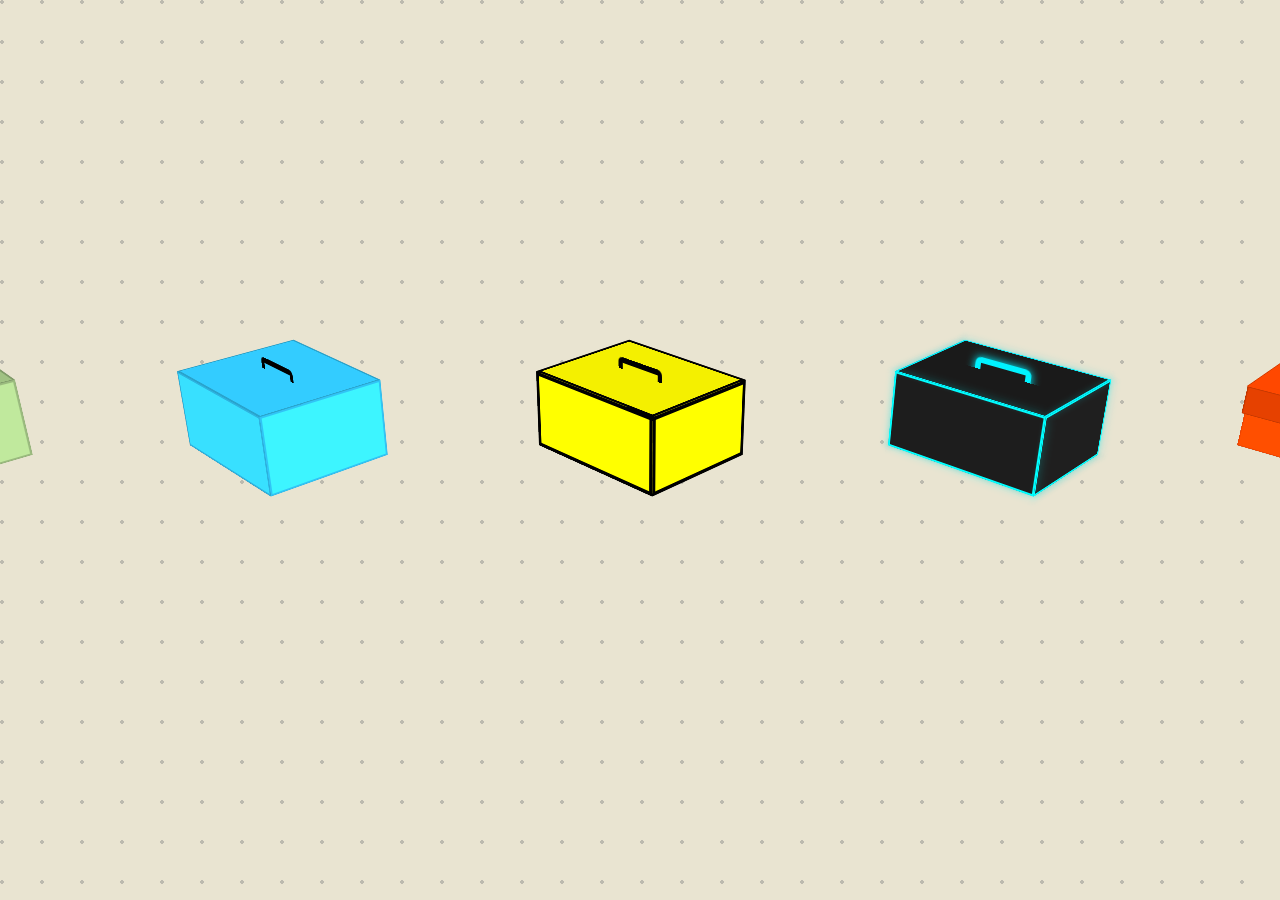
<file: cube.html.html>
<!DOCTYPE html>
<html>
<head>
<style>
body {
  background-color: #e9e4d1;
  margin: 0;
  display: flex;
  justify-content: center;
  align-items: center;
  height: 100vh;
  background-image: radial-gradient(circle at 2px 2px, #bcbaaf 2px, transparent 0);
  background-size: 40px 40px;
  overflow: hidden;
  user-select: none;
}

@keyframes pageReveal {
  from { opacity: 0; transform: translateY(20px); }
  to { opacity: 1; transform: translateY(0); }
}

.container {
  display: flex;
  gap: 12em;
  perspective: 1200px;
  transform-style: preserve-3d;
  animation: pageReveal 0.8s cubic-bezier(0.22, 1, 0.36, 1);
}

.cube {
  --x: 10em; --y: 8em; --z: 5em;
  --rotX: 65deg; --rotZ: 45deg;
  --texture: url('https://www.transparenttextures.com/patterns/cardboard.png');
  --fallback: #d2b48c; 
  position: relative;
  transform-style: preserve-3d;
  width: var(--x); height: var(--y); 
  transform: rotateX(var(--rotX)) rotateZ(var(--rotZ));
  cursor: grab;
  transition: transform 0.1s ease-out;
}

.cube:active { cursor: grabbing; }

/* Face Shared Logic */
.cube div, .cube::before, .cube::after {
  content: '';
  position: absolute;
  transform-style: preserve-3d;
  border: 2px solid rgba(0,0,0,0.2);
  background: var(--texture), var(--color, var(--fallback));
  background-size: auto;
  box-sizing: border-box;
}

/* BOX TYPES */
.cube.brutalist div, .cube.brutalist::before, .cube.brutalist::after { --texture: none; border: 4px solid #000; }
.cube.cyber div, .cube.cyber::before, .cube.cyber::after { 
  --texture: none; 
  border: 2px solid #00f2ff; 
  background: #1a1a1a; 
  box-shadow: 0 0 10px rgba(0, 242, 255, 0.3);
}

/* Walls Logic */
.cube::before { width: 100%; height: var(--z); transform-origin: top center; rotate: x 90deg; filter: brightness(0.9); }
.cube::after { width: 100%; height: var(--z); translate: 0 var(--y); transform-origin: top center; rotate: x 90deg; filter: brightness(1.1); }
.side-left { width: var(--z); height: 100%; transform-origin: left center; rotate: y -90deg; filter: brightness(0.8); }
.side-right { width: var(--z); height: 100%; transform-origin: left center; rotate: y -90deg; translate: var(--x); filter: brightness(1.2); }
.side-bottom { width: 100%; height: 100%; transform: translateZ(0.2px); filter: brightness(0.7); }

/* LID LOGIC */
.lid {
  width: 100%; height: 100%;
  translate: 0 0 var(--z);
  transform-origin: center top; 
  transition: all 0.6s cubic-bezier(0.34, 1.56, 0.64, 1);
  z-index: 10;
}

/* --- NIKE TRAY BOX (Box 5) --- */
.cube.tray-box { 
  --z: 3.5em; 
  --color: #ff4800; /* Nike Orange */
  --texture: url('https://www.transparenttextures.com/patterns/carbon-fibre.png');
} 

/* Resetting the border for Nike box for a cleaner look */
.cube.tray-box div, .cube.tray-box::before, .cube.tray-box::after { border: 1px solid rgba(0,0,0,0.15); }

.cube.tray-box .lid {
  width: calc(var(--x) + 0.4em); 
  height: calc(var(--y) + 0.4em);
  left: -0.2em; top: -0.2em;
  translate: 0 0 calc(var(--z) + 0.5em); 
  transform-style: preserve-3d;
  background: var(--color);
  display: flex;
  align-items: center;
  justify-content: center;
}

/* Nike Logo */
.cube.tray-box .lid::after {
  content: 'NIKE';
  position: absolute;
  font-family: 'Arial Black', sans-serif;
  font-size: 2.2em;
  color: white;
  filter: drop-shadow(2px 2px 0px rgba(0,0,0,0.1));
  background: none; border: none; width: auto; height: auto; transform: none;
}

.lid-side { position: absolute; background: inherit; border: inherit; height: 1.8em; width: 100%; }
.ls-f { top: 100%; transform-origin: top; transform: rotateX(-90deg); filter: brightness(0.9); }
.ls-b { bottom: 100%; transform-origin: bottom; transform: rotateX(90deg); filter: brightness(1.1); }
.ls-l { width: 1.8em; height: 100%; right: 100%; transform-origin: right; transform: rotateY(-90deg); filter: brightness(0.8); }
.ls-r { width: 1.8em; height: 100%; left: 100%; transform-origin: left; transform: rotateY(90deg); filter: brightness(1.2); }

/* ANIMATIONS */
.cube.tray-box .lid.open { translate: 0 -6em 8em; }
.cube:not(.cyber):not(.tray-box):hover .lid:not(.detached) { transform: rotateX(110deg); }
.cube.cyber:hover .lid:not(.detached) { translate: 0 -8em var(--z); }
.lid.detached { transform: rotateX(0deg) rotateZ(25deg); translate: 8em -8em 12em; }

/* Handles for standard boxes */
.lid::before {
  content: ''; position: absolute; top: 50%; left: 50%;
  width: 3em; height: 1.2em;
  border: 0.4em solid #000; border-bottom: none; border-radius: 0.4em 0.4em 0 0;
  transform: translate(-50%, -50%) rotateX(-90deg);
}
.cube.tray-box .lid::before { display: none; }
.cube.cyber .lid::before { border-color: #00f2ff; box-shadow: 0 0 10px #00f2ff; }

/* APPLE BOX */
.cube.apple-box { --color: #ffffff; --x: 8em; --y: 8em; --z: 8em; }
.cube.apple-box .lid { translate: 0 0 calc(var(--z) + 0.1em); }
.cube.apple-box .lid::before { display: none; }
.cube.apple-box .lid::after {
  content: '';
  position: absolute;
  font-size: 4em;
  top: 50%; left: 50%;
  transform: translate(-50%, -50%);
  background: none; border: none; width: auto; height: auto;
}
.cube.apple-box .side-left::after, .cube.apple-box .side-right::after {
  content: 'iPhone'; position: absolute; top: 50%; left: 50%;
  transform: translate(-50%, -50%) rotate(90deg);
  font-family: -apple-system, BlinkMacSystemFont, sans-serif; font-weight: 600;
}

</style>
</head>
<body>

<div class="container">
  <div class="cube" style="--color: #a0c283;"><div class="side-left"></div><div class="side-right"></div><div class="side-bottom"></div><div class="lid"></div></div>
  <div class="cube" style="--color: #33ccff;"><div class="side-left"></div><div class="side-right"></div><div class="side-bottom"></div><div class="lid"></div></div>
  <div class="cube brutalist" style="--color: #f4f000;"><div class="side-left"></div><div class="side-right"></div><div class="side-bottom"></div><div class="lid"></div></div>
  <div class="cube cyber"><div class="side-left"></div><div class="side-right"></div><div class="side-bottom"></div><div class="lid"></div></div>

  <div class="cube tray-box">
    <div class="side-left"></div><div class="side-right"></div><div class="side-bottom"></div>
    <div class="lid">
      <div class="lid-side ls-f"></div>
      <div class="lid-side ls-b"></div>
      <div class="lid-side ls-l"></div>
      <div class="lid-side ls-r"></div>
    </div>
  </div>
</div>

<script>
  let activeCube = null;
  let startX, startY;

  document.querySelectorAll('.cube').forEach(cube => {
    cube.rotX = 65; cube.rotZ = 45;
    cube.addEventListener('mousedown', (e) => {
      activeCube = cube;
      startX = e.pageX; startY = e.pageY;
      e.stopPropagation();
    });
  });

  window.addEventListener('mousemove', (e) => {
    if (!activeCube) return;
    const deltaX = e.pageX - startX;
    const deltaY = e.pageY - startY;
    activeCube.rotZ += deltaX * 0.5;
    activeCube.rotX -= deltaY * 0.5;
    activeCube.rotX = Math.min(Math.max(activeCube.rotX, 10), 85);
    activeCube.style.setProperty('--rotX', activeCube.rotX + 'deg');
    activeCube.style.setProperty('--rotZ', activeCube.rotZ + 'deg');
    startX = e.pageX; startY = e.pageY;
  });

  window.addEventListener('mouseup', () => { activeCube = null; });
  
  document.querySelectorAll('.lid').forEach(lid => {
    lid.addEventListener('click', (e) => {
        e.stopPropagation();
        const cube = lid.closest('.cube');
        if (cube && cube.classList.contains('tray-box')) {
            lid.classList.toggle('open');
        } else {
            lid.classList.toggle('detached');
        }
    });
  });
</script>

</body>
</html>
</file>
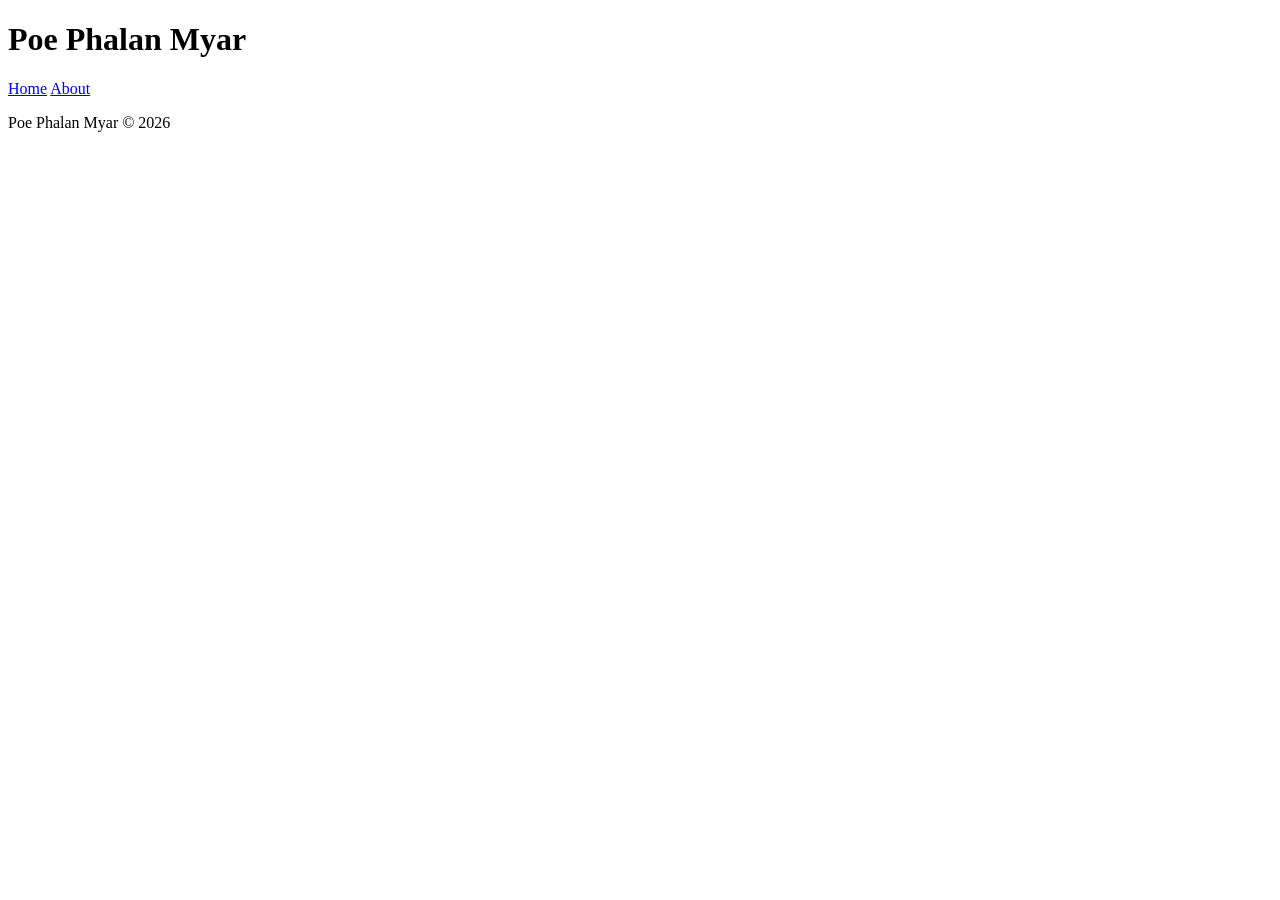
<file: team.html>
<!DOCTYPE html>
<html lang="en">
<head>
    <meta charset="UTF-8">
    <meta name="viewport" content="width=device-width, initial-scale=1.0">
    <title>Our Team | Poe Phalan Myar</title>
</head>
<body>
    <header>
        <h1>Poe Phalan Myar</h1>
        <nav>
            <a href="index.html">Home</a>
            <a href="about.html">About</a>
        </nav>
    </header>

    <main>
        <!-- Write your content here -->
    </main>

    <footer>
        <p>Poe Phalan Myar © 2026</p>
    </footer>
</body>
</html>
</file>
